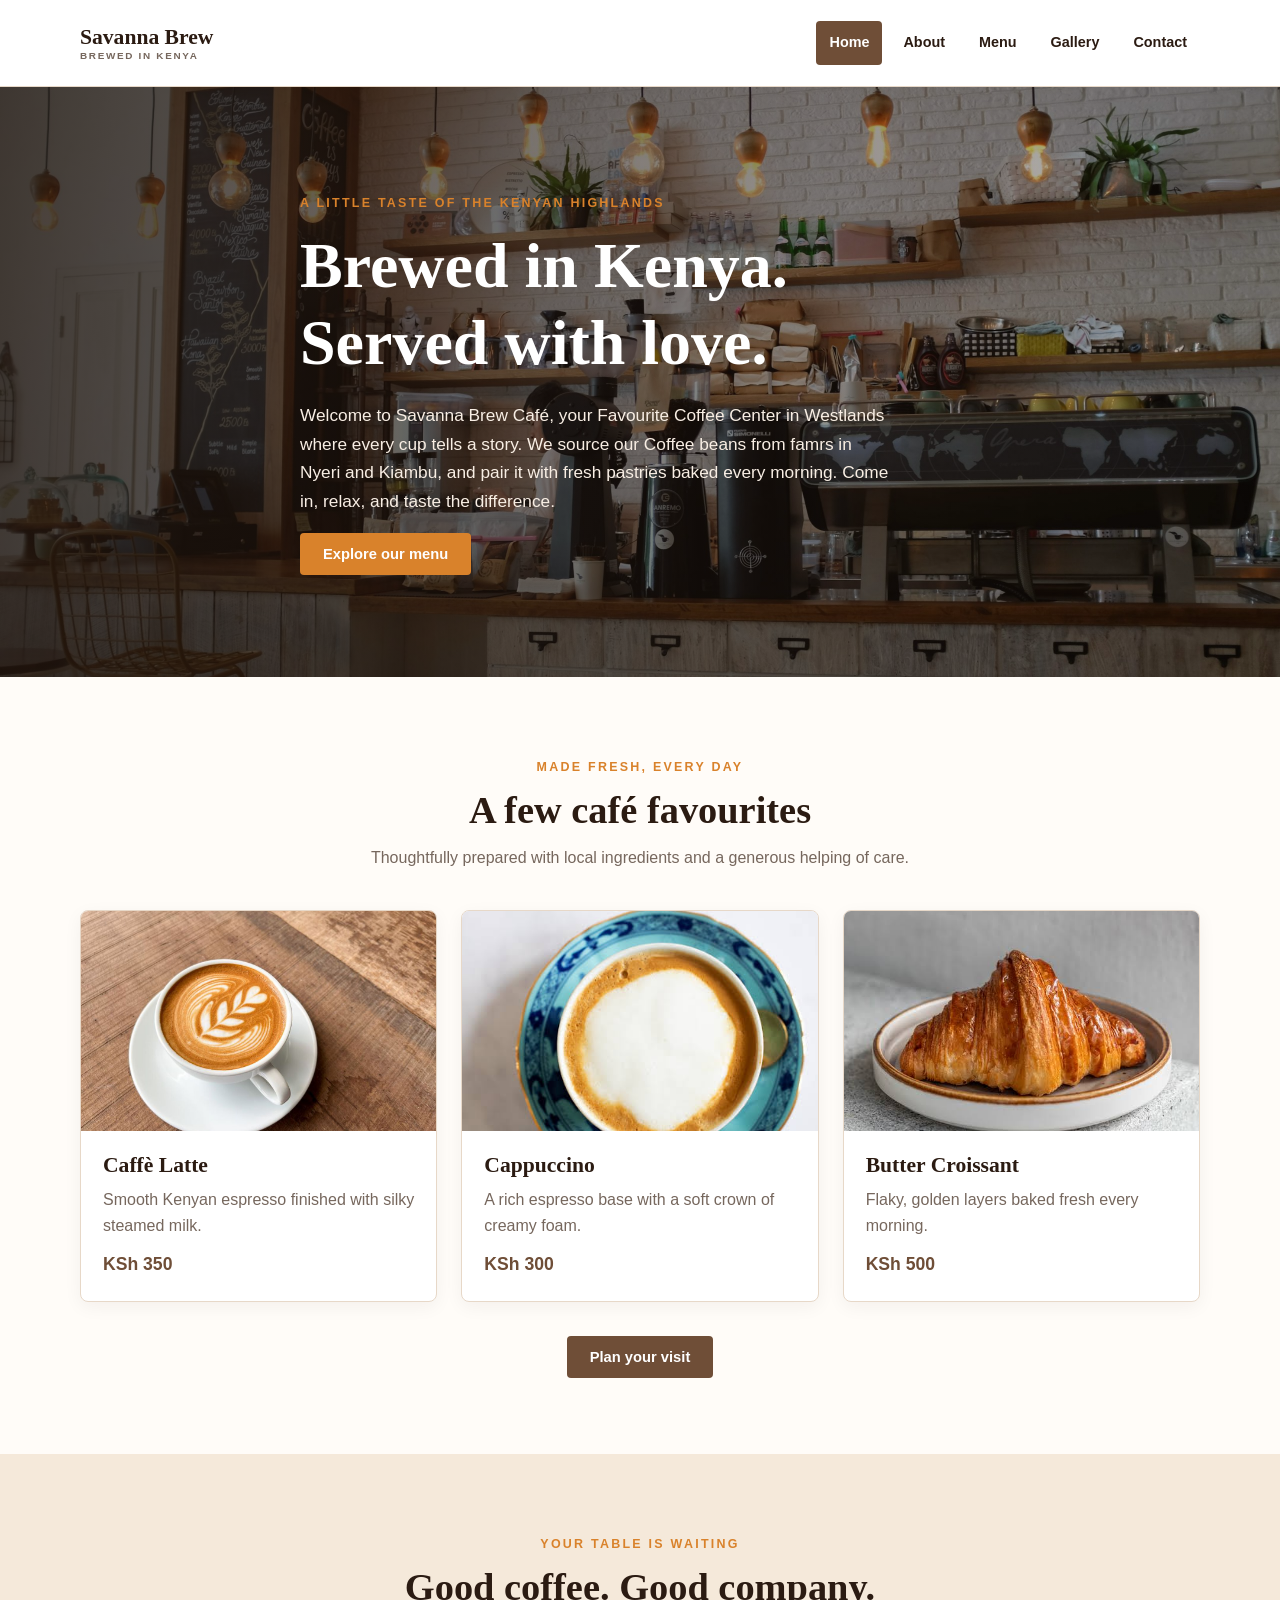
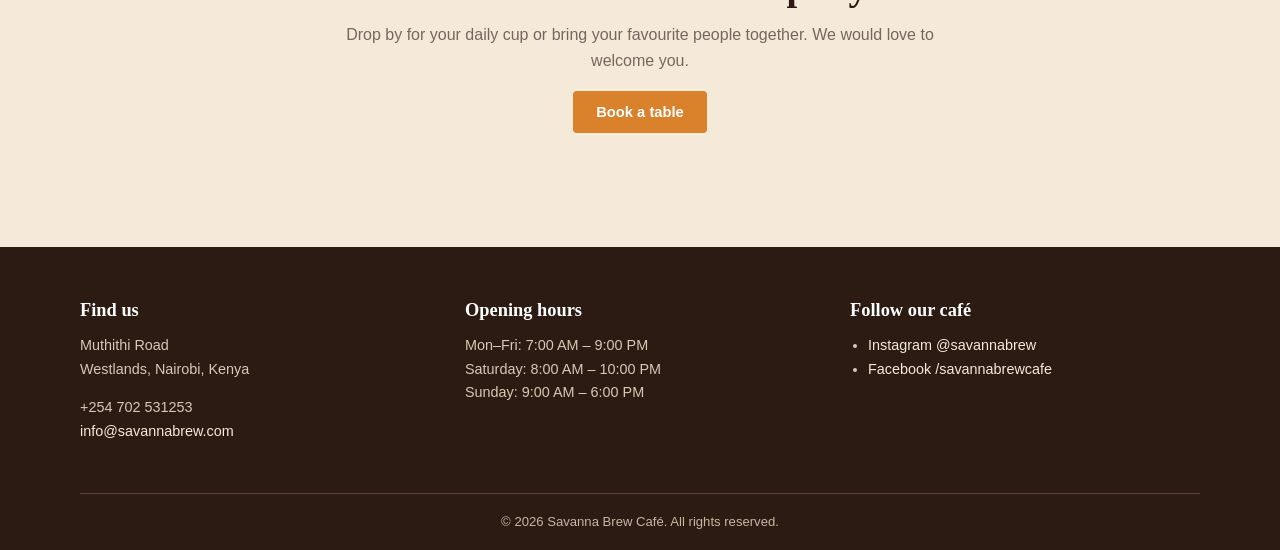
<file: index.html>
<!doctype html>
<html lang="en">
  <head>
    <meta charset="UTF-8" />
    <meta name="viewport" content="width=device-width, initial-scale=1.0" />
    <title>Home | Savanna Brew Café</title>
    <link rel="preconnect" href="https://fonts.googleapis.com" />
    <link rel="preconnect" href="https://fonts.gstatic.com" crossorigin />
    <link
      rel="stylesheet"
      href="https://cdnjs.cloudflare.com/ajax/libs/font-awesome/6.7.2/css/all.min.css"
    />
    <link
      href="https://fonts.googleapis.com/css2?family=Poppins:wght@400;500;600;700&display=swap"
      rel="stylesheet"
    />
    <link rel="stylesheet" href="css/style.css" />
  </head>
  <body>
    <!-- Header -->

    <header class="site-header">
      <div class="container header-inner">
        <a class="brand" href="index.html" aria-label="Savanna Brew Cafe home">
          <span>Savanna Brew<small>Brewed in Kenya</small></span>
        </a>
        <nav class="main-nav" aria-label="Main navigation">
          <a href="index.html" aria-current="page">Home</a>
          <a href="about.html">About</a>
          <a href="menu.html">Menu</a>
          <a href="gallery.html">Gallery</a>
          <a href="contact.html">Contact</a>
        </nav>
      </div>
    </header>

    <!-- End of the header section  -->
    <main>
      <section class="hero">
        <div class="container hero-content">
          <span class="eyebrow">A little taste of the Kenyan highlands</span>
          <h1>Brewed in Kenya.<br />Served with love.</h1>
          <p>
            Welcome to Savanna Brew Café, your Favourite Coffee Center in
            Westlands where every cup tells a story. We source our Coffee beans
            from famrs in Nyeri and Kiambu, and pair it with fresh pastries
            baked every morning. Come in, relax, and taste the difference.
          </p>
          <a class="button" href="menu.html">Explore our menu</a>
        </div>
      </section>
      <section class="section">
        <div class="container">
          <div class="section-heading">
            <span class="eyebrow">Made fresh, every day</span>
            <h2>A few café favourites</h2>
            <p>
              Thoughtfully prepared with local ingredients and a generous
              helping of care.
            </p>
          </div>
          <div class="feature-grid">
            <article class="feature-card">
              <img
                src="images/coffee-latte.jpg"
                alt="A freshly prepared café latte"
              />
              <div class="feature-copy">
                <h3>Caffè Latte</h3>
                <p>Smooth Kenyan espresso finished with silky steamed milk.</p>
                <span class="feature-price">KSh 350</span>
              </div>
            </article>
            <article class="feature-card">
              <img
                src="images/cappu.jpg"
                alt="A cappuccino topped with milk foam"
              />
              <div class="feature-copy">
                <h3>Cappuccino</h3>
                <p>A rich espresso base with a soft crown of creamy foam.</p>
                <span class="feature-price">KSh 300</span>
              </div>
            </article>
            <article class="feature-card">
              <img
                src="images/buttercr.jpg"
                alt="Golden freshly baked butter croissant"
              />
              <div class="feature-copy">
                <h3>Butter Croissant</h3>
                <p>Flaky, golden layers baked fresh every morning.</p>
                <span class="feature-price">KSh 500</span>
              </div>
            </article>
          </div>
          <div class="center-action">
            <a class="button secondary" href="contact.html">Plan your visit</a>
          </div>
        </div>
      </section>
      <section class="section cream">
        <div class="container section-heading">
          <span class="eyebrow">Your table is waiting</span>
          <h2>Good coffee. Good company.</h2>
          <p>
            Drop by for your daily cup or bring your favourite people together.
            We would love to welcome you.
          </p>
          <a class="button" href="contact.html">Book a table</a>
        </div>
      </section>
    </main>
    <footer class="site-footer">
      <div class="container">
        <div class="footer-grid">
          <section>
            <h3>Find us</h3>
            <p>Muthithi Road<br />Westlands, Nairobi, Kenya</p>
            <p>
              +254 702 531253<br /><a href="mailto:info@savannabrew.com"
                >info@savannabrew.com</a
              >
            </p>
          </section>
          <section>
            <h3>Opening hours</h3>
            <p>
              Mon–Fri: 7:00 AM – 9:00 PM<br />Saturday: 8:00 AM – 10:00 PM<br />Sunday:
              9:00 AM – 6:00 PM
            </p>
          </section>
          <section>
            <h3>Follow our café</h3>
            <ul>
              <li>
                <a
                  href="https://www.instagram.com/"
                  target="_blank"
                  rel="noopener noreferrer"
                  >Instagram @savannabrew</a
                >
              </li>
              <li>
                <a
                  href="https://www.facebook.com/"
                  target="_blank"
                  rel="noopener noreferrer"
                  >Facebook /savannabrewcafe</a
                >
              </li>
            </ul>
          </section>
        </div>
        <div class="copyright">
          © 2026 Savanna Brew Café. All rights reserved.
        </div>
      </div>
    </footer>
  </body>
</html>
</file>
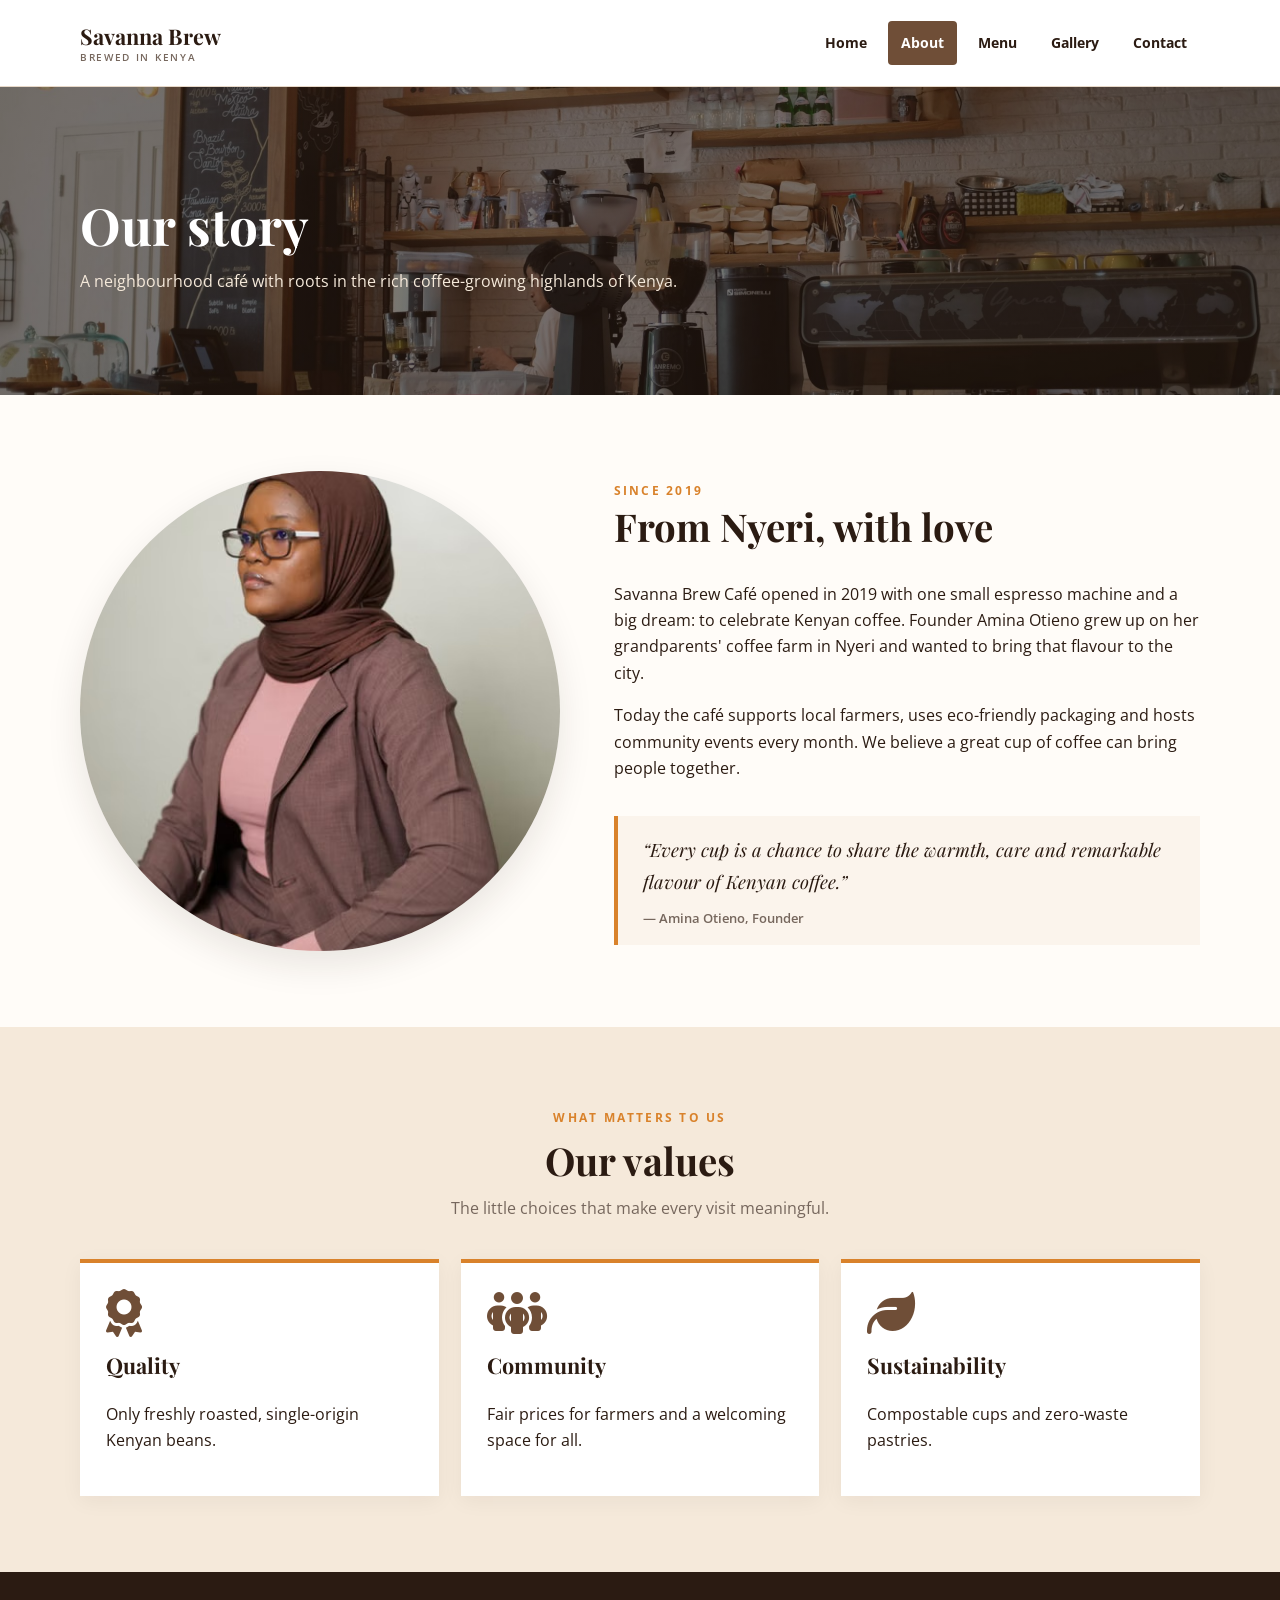
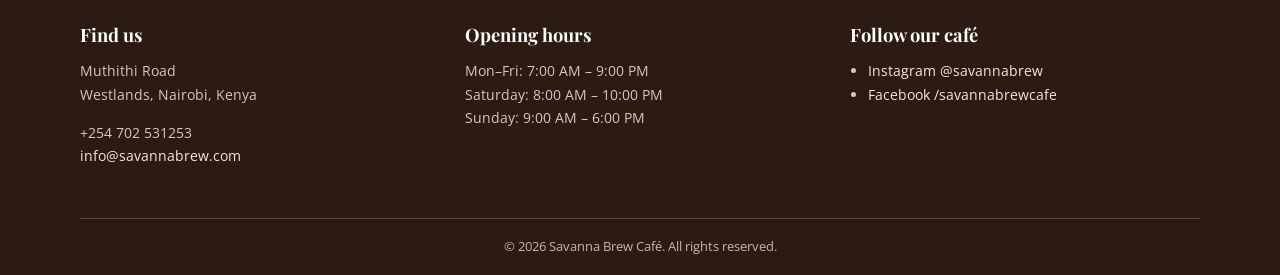
<file: about.html>
<!doctype html>
<html lang="en">
  <head>
    <meta charset="UTF-8" />
    <meta name="viewport" content="width=device-width, initial-scale=1.0" />
    <meta
      name="description"
      content="Savanna Brew Café in Westlands, Nairobi. Kenyan coffee, fresh pastries and warm hospitality."
    />
    <title>About Us | Savanna Brew Café</title>
    <link rel="preconnect" href="https://fonts.googleapis.com" />
    <link rel="preconnect" href="https://fonts.gstatic.com" crossorigin />
    <link
      href="https://fonts.googleapis.com/css2?family=Open+Sans:wght@400;500;600;700&family=Playfair+Display:wght@600;700&display=swap"
      rel="stylesheet"
    />
    <link
      rel="stylesheet"
      href="https://cdnjs.cloudflare.com/ajax/libs/font-awesome/6.7.2/css/all.min.css"
    />
    <link rel="stylesheet" href="css/style.css" />
  </head>
  <body>
    <header class="site-header">
      <div class="container header-inner">
        <a class="brand" href="index.html" aria-label="Savanna Brew Café home">
          <span>Savanna Brew<small>Brewed in Kenya</small></span>
        </a>
        <nav class="main-nav" aria-label="Main navigation">
          <a href="index.html">Home</a>
          <a href="about.html" aria-current="page">About</a>
          <a href="menu.html">Menu</a>
          <a href="gallery.html">Gallery</a>
          <a href="contact.html">Contact</a>
        </nav>
      </div>
    </header>
    <main>
      <section class="page-banner">
        <div class="container">
          <h1>Our story</h1>
          <p>
            A neighbourhood café with roots in the rich coffee-growing highlands
            of Kenya.
          </p>
        </div>
      </section>
      <section class="section">
        <div class="container story-grid">
          <img
            class="owner-photo"
            src="images/amina.avif"
            alt="Illustration portrait of café founder Amina Otieno"
          />
          <div class="story-copy">
            <span class="eyebrow">Since 2019</span>
            <h2>From Nyeri, with love</h2>
            <p>
              Savanna Brew Café opened in 2019 with one small espresso machine
              and a big dream: to celebrate Kenyan coffee. Founder Amina Otieno
              grew up on her grandparents' coffee farm in Nyeri and wanted to
              bring that flavour to the city.
            </p>
            <p>
              Today the café supports local farmers, uses eco-friendly packaging
              and hosts community events every month. We believe a great cup of
              coffee can bring people together.
            </p>
            <blockquote>
              “Every cup is a chance to share the warmth, care and remarkable
              flavour of Kenyan coffee.”<cite>— Amina Otieno, Founder</cite>
            </blockquote>
          </div>
        </div>
      </section>
      <section class="section cream">
        <div class="container">
          <div class="section-heading">
            <span class="eyebrow">What matters to us</span>
            <h2>Our values</h2>
            <p>The little choices that make every visit meaningful.</p>
          </div>
          <div class="values-grid">
            <article class="value-card">
              <i class="fa-solid fa-award" aria-hidden="true"></i>
              <h3>Quality</h3>
              <p>Only freshly roasted, single-origin Kenyan beans.</p>
            </article>

            <article class="value-card">
              <i class="fa-solid fa-people-group" aria-hidden="true"></i>
              <h3>Community</h3>
              <p>Fair prices for farmers and a welcoming space for all.</p>
            </article>

            <article class="value-card">
              <i class="fa-solid fa-leaf" aria-hidden="true"></i>
              <h3>Sustainability</h3>
              <p>Compostable cups and zero-waste pastries.</p>
            </article>
          </div>
        </div>
      </section>
    </main>
    <footer class="site-footer">
      <div class="container">
        <div class="footer-grid">
          <section>
            <h3>Find us</h3>
            <p>Muthithi Road<br />Westlands, Nairobi, Kenya</p>
            <p>
              +254 702 531253<br /><a href="mailto:hello@savannabrew.example"
                >info@savannabrew.com</a
              >
            </p>
          </section>
          <section>
            <h3>Opening hours</h3>
            <p>
              Mon–Fri: 7:00 AM – 9:00 PM<br />Saturday: 8:00 AM – 10:00 PM<br />Sunday:
              9:00 AM – 6:00 PM
            </p>
          </section>
          <section>
            <h3>Follow our café</h3>
            <ul>
              <li>
                <a
                  href="https://www.instagram.com/"
                  target="_blank"
                  rel="noopener noreferrer"
                  >Instagram @savannabrew</a
                >
              </li>
              <li>
                <a
                  href="https://www.facebook.com/"
                  target="_blank"
                  rel="noopener noreferrer"
                  >Facebook /savannabrewcafe</a
                >
              </li>
            </ul>
          </section>
        </div>
        <div class="copyright">
          © 2026 Savanna Brew Café. All rights reserved.
        </div>
      </div>
    </footer>
  </body>
</html>
</file>
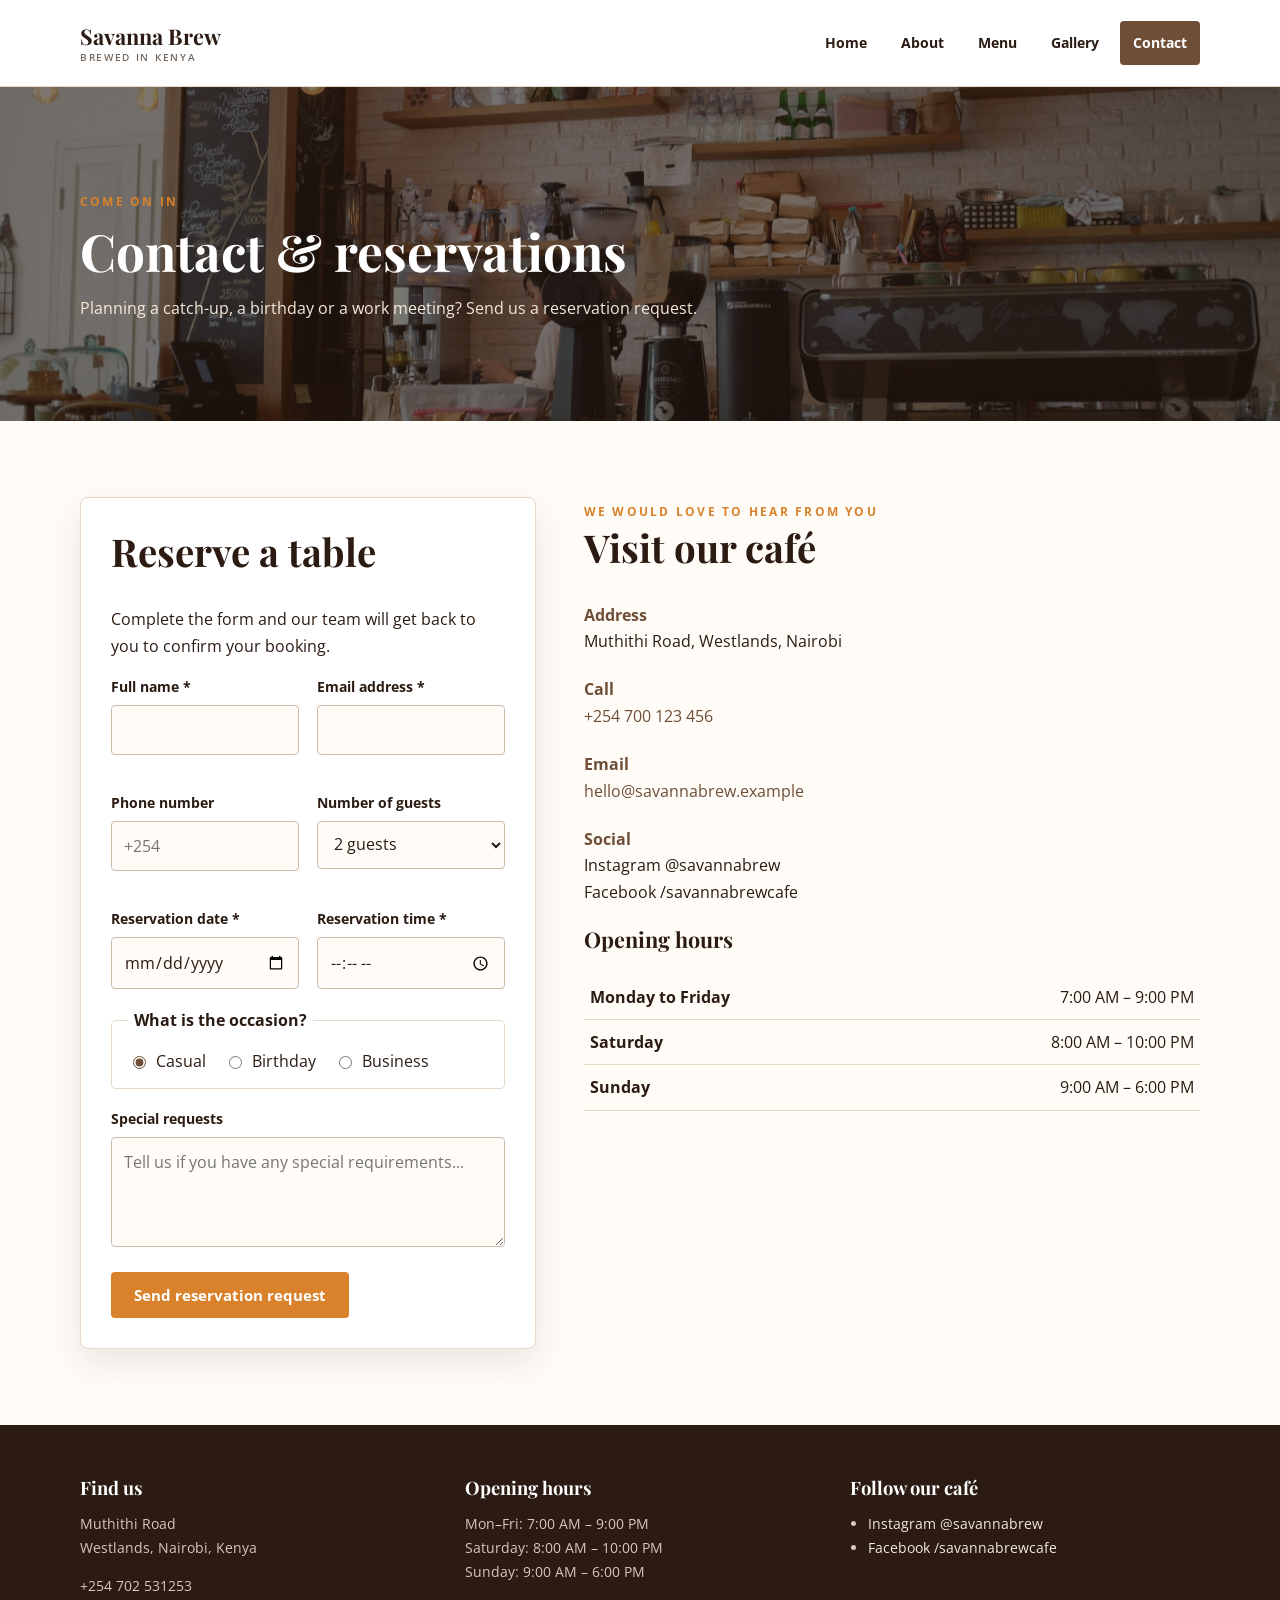
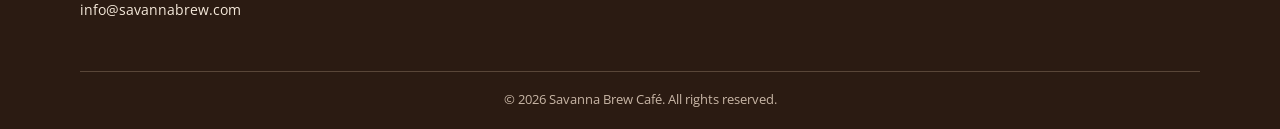
<file: contact.html>
<!doctype html>
<html lang="en">
  <head>
    <meta charset="UTF-8" />
    <meta name="viewport" content="width=device-width, initial-scale=1.0" />
    <meta
      name="description"
      content="Savanna Brew Café in Westlands, Nairobi. Kenyan coffee, fresh pastries and warm hospitality."
    />
    <title>Contact & Reservations | Savanna Brew Café</title>
    <link rel="preconnect" href="https://fonts.googleapis.com" />
    <link rel="preconnect" href="https://fonts.gstatic.com" crossorigin />
    <link
      href="https://fonts.googleapis.com/css2?family=Open+Sans:wght@400;500;600;700&family=Playfair+Display:wght@600;700&display=swap"
      rel="stylesheet"
    />
    <link rel="stylesheet" href="css/style.css" />
  </head>
  <body>
    <header class="site-header">
      <div class="container header-inner">
        <a class="brand" href="index.html" aria-label="Savanna Brew Café home">
          <span>Savanna Brew<small>Brewed in Kenya</small></span>
        </a>
        <nav class="main-nav" aria-label="Main navigation">
          <a href="index.html">Home</a>
          <a href="about.html">About</a>
          <a href="menu.html">Menu</a>
          <a href="gallery.html">Gallery</a>
          <a href="contact.html" aria-current="page">Contact</a>
        </nav>
      </div>
    </header>
    <main>
      <section class="page-banner">
        <div class="container">
          <span class="eyebrow">Come on in</span>
          <h1>Contact & reservations</h1>
          <p>
            Planning a catch-up, a birthday or a work meeting? Send us a
            reservation request.
          </p>
        </div>
      </section>
      <section class="section">
        <div class="container contact-grid">
          <form
            class="reservation-form"
            action="mailto:hello@savannabrew.example"
            method="post"
            enctype="text/plain"
          >
            <h2>Reserve a table</h2>
            <p>
              Complete the form and our team will get back to you to confirm
              your booking.
            </p>
            <div class="form-grid">
              <div class="form-field">
                <label for="name">Full name *</label
                ><input
                  id="name"
                  name="name"
                  type="text"
                  autocomplete="name"
                  required
                />
              </div>
              <div class="form-field">
                <label for="email">Email address *</label
                ><input
                  id="email"
                  name="email"
                  type="email"
                  autocomplete="email"
                  required
                />
              </div>
              <div class="form-field">
                <label for="phone">Phone number</label
                ><input
                  id="phone"
                  name="phone"
                  type="tel"
                  autocomplete="tel"
                  placeholder="+254"
                />
              </div>
              <div class="form-field">
                <label for="guests">Number of guests</label
                ><select id="guests" name="guests">
                  <option value="1">1 guest</option>
                  <option value="2" selected>2 guests</option>
                  <option>3</option>
                  <option>4</option>
                  <option>5</option>
                  <option>6</option>
                  <option>7</option>
                  <option>8</option>
                  <option>9</option>
                  <option>10</option>
                </select>
              </div>
              <div class="form-field">
                <label for="date">Reservation date *</label
                ><input id="date" name="date" type="date" required />
              </div>
              <div class="form-field">
                <label for="time">Reservation time *</label
                ><input id="time" name="time" type="time" required />
              </div>
            </div>
            <fieldset>
              <legend>What is the occasion?</legend>
              <div class="radio-options">
                <label
                  ><input type="radio" name="occasion" value="Casual" checked />
                  Casual</label
                >
                <label
                  ><input type="radio" name="occasion" value="Birthday" />
                  Birthday</label
                >
                <label
                  ><input type="radio" name="occasion" value="Business" />
                  Business</label
                >
              </div>
            </fieldset>
            <div class="form-field">
              <label for="requests">Special requests</label
              ><textarea
                id="requests"
                name="requests"
                placeholder="Tell us if you have any special requirements..."
              ></textarea>
            </div>
            <button class="button" type="submit">
              Send reservation request
            </button>
          </form>
          <aside class="contact-details">
            <span class="eyebrow">We would love to hear from you</span>
            <h2>Visit our café</h2>
            <div class="contact-item">
              <strong>Address</strong>Muthithi Road, Westlands, Nairobi
            </div>
            <div class="contact-item">
              <strong>Call</strong
              ><a href="tel:+254700123456">+254 700 123 456</a>
            </div>
            <div class="contact-item">
              <strong>Email</strong
              ><a href="mailto:hello@savannabrew.example"
                >hello@savannabrew.example</a
              >
            </div>
            <div class="contact-item">
              <strong>Social</strong>Instagram @savannabrew<br />Facebook
              /savannabrewcafe
            </div>
            <h3>Opening hours</h3>
            <table class="hours-table">
              <tbody>
                <tr>
                  <th scope="row">Monday to Friday</th>
                  <td>7:00 AM – 9:00 PM</td>
                </tr>
                <tr>
                  <th scope="row">Saturday</th>
                  <td>8:00 AM – 10:00 PM</td>
                </tr>
                <tr>
                  <th scope="row">Sunday</th>
                  <td>9:00 AM – 6:00 PM</td>
                </tr>
              </tbody>
            </table>
          </aside>
        </div>
      </section>
    </main>
    <footer class="site-footer">
      <div class="container">
        <div class="footer-grid">
          <section>
            <h3>Find us</h3>
            <p>Muthithi Road<br />Westlands, Nairobi, Kenya</p>
            <p>
              +254 702 531253<br /><a href="mailto:info@savannabrew.com"
                >info@savannabrew.com</a
              >
            </p>
          </section>
          <section>
            <h3>Opening hours</h3>
            <p>
              Mon–Fri: 7:00 AM – 9:00 PM<br />Saturday: 8:00 AM – 10:00 PM<br />Sunday:
              9:00 AM – 6:00 PM
            </p>
          </section>
          <section>
            <h3>Follow our café</h3>
            <ul>
              <li>
                <a
                  href="https://www.instagram.com/"
                  target="_blank"
                  rel="noopener noreferrer"
                  >Instagram @savannabrew</a
                >
              </li>
              <li>
                <a
                  href="https://www.facebook.com/"
                  target="_blank"
                  rel="noopener noreferrer"
                  >Facebook /savannabrewcafe</a
                >
              </li>
            </ul>
          </section>
        </div>
        <div class="copyright">
          © 2026 Savanna Brew Café. All rights reserved.
        </div>
      </div>
    </footer>
  </body>
</html>
</file>
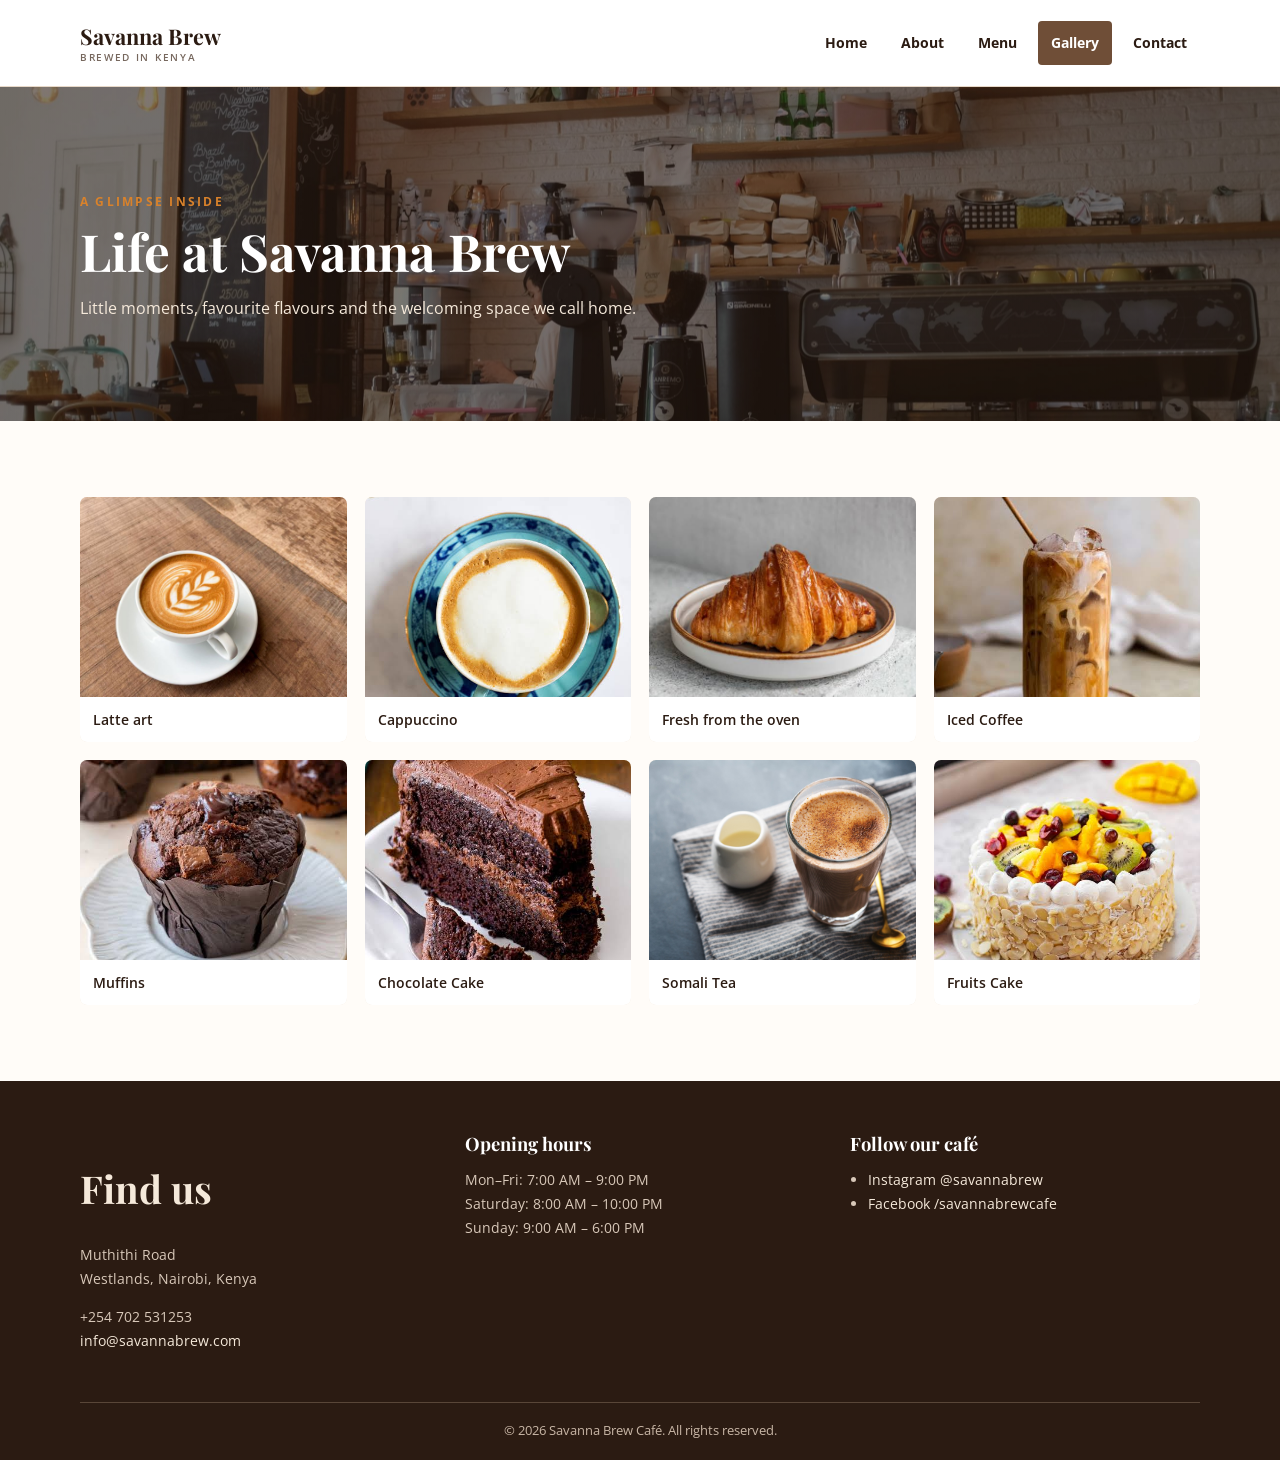
<file: gallery.html>
<!doctype html>
<html lang="en">
  <head>
    <meta charset="UTF-8" />
    <meta name="viewport" content="width=device-width, initial-scale=1.0" />
    <meta
      name="description"
      content="Savanna Brew Café in Westlands, Nairobi. Kenyan coffee, fresh pastries and warm hospitality."
    />
    <title>Gallery | Savanna Brew Café</title>
    <link rel="preconnect" href="https://fonts.googleapis.com" />
    <link rel="preconnect" href="https://fonts.gstatic.com" crossorigin />
    <link
      href="https://fonts.googleapis.com/css2?family=Open+Sans:wght@400;500;600;700&family=Playfair+Display:wght@600;700&display=swap"
      rel="stylesheet"
    />
    <link rel="stylesheet" href="css/style.css" />
  </head>
  <body>
    <header class="site-header">
      <div class="container header-inner">
        <a class="brand" href="index.html" aria-label="Savanna Brew Café home">
          <span>Savanna Brew<small>Brewed in Kenya</small></span>
        </a>
        <nav class="main-nav" aria-label="Main navigation">
          <a href="index.html">Home</a>
          <a href="about.html">About</a>
          <a href="menu.html">Menu</a>
          <a href="gallery.html" aria-current="page">Gallery</a>
          <a href="contact.html">Contact</a>
        </nav>
      </div>
    </header>
    <main>
      <section class="page-banner">
        <div class="container">
          <span class="eyebrow">A glimpse inside</span>
          <h1>Life at Savanna Brew</h1>
          <p>
            Little moments, favourite flavours and the welcoming space we call
            home.
          </p>
        </div>
      </section>
      <div class="section">
        <div class="container">
          <div class="gallery-grid">
            <figure>
              <img
                src="images/coffee-latte.jpg"
                alt="A freshly poured latte with delicate foam"
              />
              <figcaption>Latte art</figcaption>
            </figure>
            <figure>
              <img
                src="images/cappu.jpg"
                alt="A cappuccino served in a ceramic cup"
              />
              <figcaption>Cappuccino</figcaption>
            </figure>
            <figure>
              <img
                src="images/buttercr.jpg"
                alt="Freshly baked croissants on a café tray"
              />
              <figcaption>Fresh from the oven</figcaption>
            </figure>
            <figure>
              <img
                src="images/iced-coffee.jpg"
                alt="A warm and welcoming café interior"
              />
              <figcaption>Iced Coffee</figcaption>
            </figure>
            <figure>
              <img
                src="images/muffins.jpg"
                alt="A cup of Kenyan coffee beside coffee beans"
              />
              <figcaption>Muffins</figcaption>
            </figure>
            <figure>
              <img src="images/cake.jpg" alt="A slice of chocolate brownie" />
              <figcaption>Chocolate Cake</figcaption>
            </figure>
            <figure>
              <img
                src="images/somali.jpg"
                alt="A refreshing iced coffee drink"
              />
              <figcaption>Somali Tea</figcaption>
            </figure>
            <figure>
              <img
                src="images/frui.jpg"
                alt="A coffee brewing setup at the café"
              />
              <figcaption>Fruits Cake</figcaption>
            </figure>
          </div>
        </div>
      </div>
    </main>
    <footer class="site-footer">
      <div class="container">
        <div class="footer-grid">
          <section>
            <h2>Find us</h2>
            <p>Muthithi Road<br />Westlands, Nairobi, Kenya</p>
            <p>
              +254 702 531253<br /><a href="mailto:info@savannabrew.com"
                >info@savannabrew.com</a
              >
            </p>
          </section>
          <section>
            <h3>Opening hours</h3>
            <p>
              Mon–Fri: 7:00 AM – 9:00 PM<br />Saturday: 8:00 AM – 10:00 PM<br />Sunday:
              9:00 AM – 6:00 PM
            </p>
          </section>
          <section>
            <h3>Follow our café</h3>
            <ul>
              <li>
                <a
                  href="https://www.instagram.com/"
                  target="_blank"
                  rel="noopener noreferrer"
                  >Instagram @savannabrew</a
                >
              </li>
              <li>
                <a
                  href="https://www.facebook.com/"
                  target="_blank"
                  rel="noopener noreferrer"
                  >Facebook /savannabrewcafe</a
                >
              </li>
            </ul>
          </section>
        </div>
        <div class="copyright">
          © 2026 Savanna Brew Café. All rights reserved.
        </div>
      </div>
    </footer>
  </body>
</html>
</file>
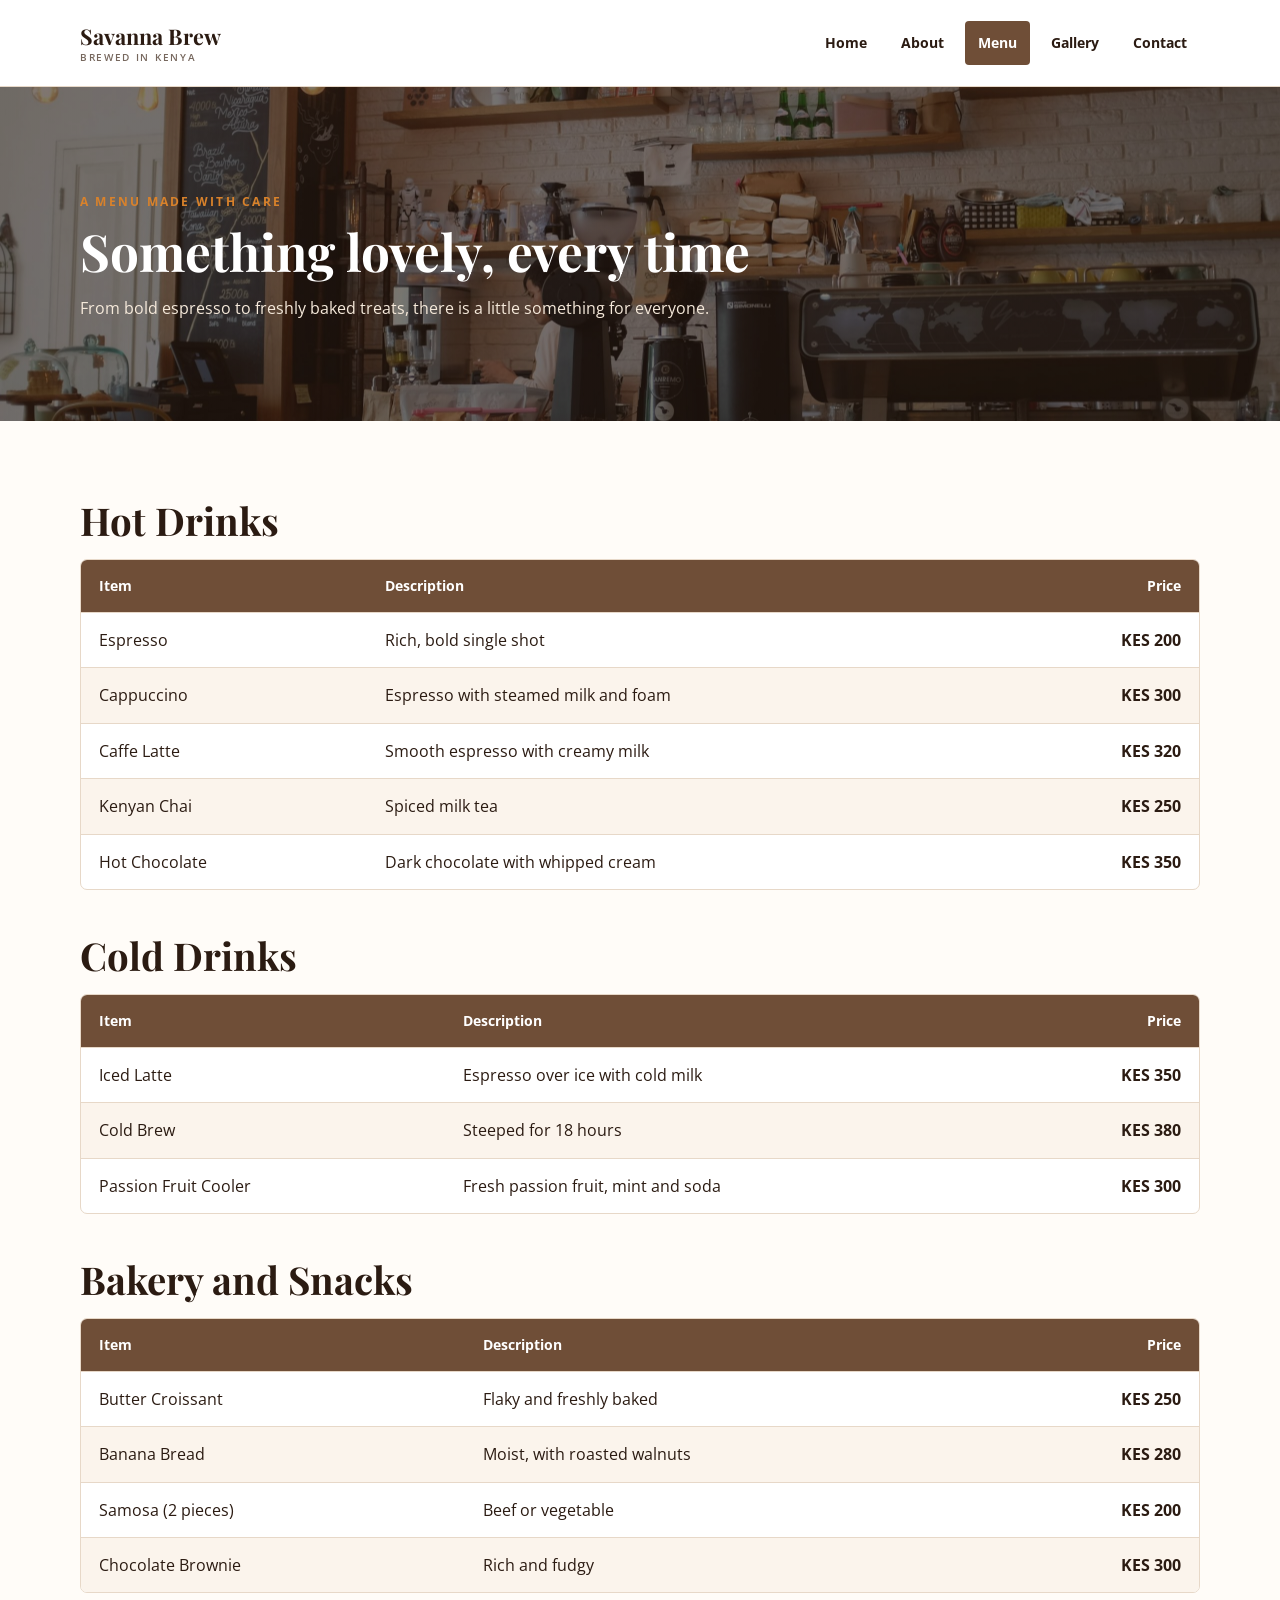
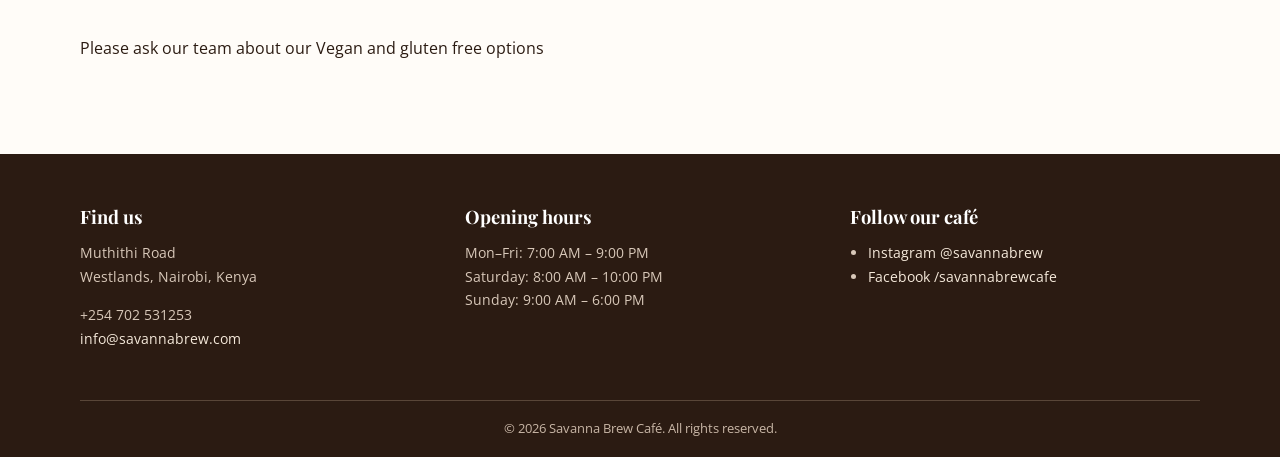
<file: menu.html>
<!doctype html>
<html lang="en">
  <head>
    <meta charset="UTF-8" />
    <meta name="viewport" content="width=device-width, initial-scale=1.0" />
    <meta
      name="description"
      content="Savanna Brew Café in Westlands, Nairobi. Kenyan coffee, fresh pastries and warm hospitality."
    />
    <title>Menu | Savanna Brew Café</title>
    <link rel="preconnect" href="https://fonts.googleapis.com" />
    <link rel="preconnect" href="https://fonts.gstatic.com" crossorigin />
    <link
      href="https://fonts.googleapis.com/css2?family=Open+Sans:wght@400;500;600;700&family=Playfair+Display:wght@600;700&display=swap"
      rel="stylesheet"
    />
    <link rel="stylesheet" href="css/style.css" />
  </head>
  <body>
    <header class="site-header">
      <div class="container header-inner">
        <a class="brand" href="index.html" aria-label="Savanna Brew Café home">
          <span>Savanna Brew<small>Brewed in Kenya</small></span>
        </a>
        <nav class="main-nav" aria-label="Main navigation">
          <a href="index.html">Home</a>
          <a href="about.html">About</a>
          <a href="menu.html" aria-current="page">Menu</a>
          <a href="gallery.html">Gallery</a>
          <a href="contact.html">Contact</a>
        </nav>
      </div>
    </header>
    <main>
      <section class="page-banner">
        <div class="container">
          <span class="eyebrow">A menu made with care</span>
          <h1>Something lovely, every time</h1>
          <p>
            From bold espresso to freshly baked treats, there is a little
            something for everyone.
          </p>
        </div>
      </section>
      <section class="section">
        <div class="container">
          <div class="menu-section">
            <h2>Hot Drinks</h2>
            <div class="table-wrap">
              <table class="menu-table">
                <thead>
                  <tr>
                    <th scope="col">Item</th>
                    <th scope="col">Description</th>
                    <th scope="col" class="price">Price</th>
                  </tr>
                </thead>
                <tbody>
                  <tr>
                    <td>Espresso</td>
                    <td>Rich, bold single shot</td>
                    <td class="price">KES 200</td>
                  </tr>
                  <tr>
                    <td>Cappuccino</td>
                    <td>Espresso with steamed milk and foam</td>
                    <td class="price">KES 300</td>
                  </tr>
                  <tr>
                    <td>Caffe Latte</td>
                    <td>Smooth espresso with creamy milk</td>
                    <td class="price">KES 320</td>
                  </tr>
                  <tr>
                    <td>Kenyan Chai</td>
                    <td>Spiced milk tea</td>
                    <td class="price">KES 250</td>
                  </tr>
                  <tr>
                    <td>Hot Chocolate</td>
                    <td>Dark chocolate with whipped cream</td>
                    <td class="price">KES 350</td>
                  </tr>
                </tbody>
              </table>
            </div>
          </div>
          <section class="menu-section">
            <h2>Cold Drinks</h2>
            <div class="table-wrap">
              <table class="menu-table">
                <thead>
                  <tr>
                    <th scope="col">Item</th>
                    <th scope="col">Description</th>
                    <th scope="col" class="price">Price</th>
                  </tr>
                </thead>
                <tbody>
                  <tr>
                    <td>Iced Latte</td>
                    <td>Espresso over ice with cold milk</td>
                    <td class="price">KES 350</td>
                  </tr>
                  <tr>
                    <td>Cold Brew</td>
                    <td>Steeped for 18 hours</td>
                    <td class="price">KES 380</td>
                  </tr>
                  <tr>
                    <td>Passion Fruit Cooler</td>
                    <td>Fresh passion fruit, mint and soda</td>
                    <td class="price">KES 300</td>
                  </tr>
                </tbody>
              </table>
            </div>
          </section>
          <section class="menu-section">
            <h2>Bakery and Snacks</h2>
            <div class="table-wrap">
              <table class="menu-table">
                <thead>
                  <tr>
                    <th scope="col">Item</th>
                    <th scope="col">Description</th>
                    <th scope="col" class="price">Price</th>
                  </tr>
                </thead>
                <tbody>
                  <tr>
                    <td>Butter Croissant</td>
                    <td>Flaky and freshly baked</td>
                    <td class="price">KES 250</td>
                  </tr>
                  <tr>
                    <td>Banana Bread</td>
                    <td>Moist, with roasted walnuts</td>
                    <td class="price">KES 280</td>
                  </tr>
                  <tr>
                    <td>Samosa (2 pieces)</td>
                    <td>Beef or vegetable</td>
                    <td class="price">KES 200</td>
                  </tr>
                  <tr>
                    <td>Chocolate Brownie</td>
                    <td>Rich and fudgy</td>
                    <td class="price">KES 300</td>
                  </tr>
                </tbody>
              </table>
            </div>
          </section>
          <p>Please ask our team about our Vegan and gluten free options</p>
        </div>
      </section>
    </main>
    <footer class="site-footer">
      <div class="container">
        <div class="footer-grid">
          <section>
            <h3>Find us</h3>
            <p>Muthithi Road<br />Westlands, Nairobi, Kenya</p>
            <p>
              +254 702 531253<br /><a href="mailto:info@savannabrew.com"
                >info@savannabrew.com</a
              >
            </p>
          </section>
          <section>
            <h3>Opening hours</h3>
            <p>
              Mon–Fri: 7:00 AM – 9:00 PM<br />Saturday: 8:00 AM – 10:00 PM<br />Sunday:
              9:00 AM – 6:00 PM
            </p>
          </section>
          <section>
            <h3>Follow our café</h3>
            <ul>
              <li>
                <a
                  href="https://www.instagram.com/"
                  target="_blank"
                  rel="noopener noreferrer"
                  >Instagram @savannabrew</a
                >
              </li>
              <li>
                <a
                  href="https://www.facebook.com/"
                  target="_blank"
                  rel="noopener noreferrer"
                  >Facebook /savannabrewcafe</a
                >
              </li>
            </ul>
          </section>
        </div>
        <div class="copyright">
          © 2026 Savanna Brew Café. All rights reserved.
        </div>
      </div>
    </footer>
  </body>
</html>
</file>
<file: css/style.css>
:root {
  --coffee: #6f4e37;
  --cream: #f5e9da;
  --orange: #d9822b;
  --ink: #2b1b12;
  --white: #ffffff;
  --muted: #76675d;
  --line: #e7d8c8;
  --shadow: 0 14px 35px rgba(43, 27, 18, 0.1);
}
* {
  box-sizing: border-box;
}
html {
  scroll-behavior: smooth;
}
body {
  margin: 0;
  color: var(--ink);
  background: #fffcf8;
  font:
    16px/1.65 "Open Sans",
    Arial,
    sans-serif;
}
img {
  display: block;
  max-width: 100%;
}
a {
  color: var(--coffee);
  text-decoration: none;
  transition:
    color 0.2s ease,
    background 0.2s ease;
}
a:hover {
  color: var(--orange);
}
a:focus-visible,
button:focus-visible,
input:focus-visible,
select:focus-visible,
textarea:focus-visible {
  outline: 3px solid var(--orange);
  outline-offset: 3px;
}
h1,
h2,
h3 {
  font-family: "Playfair Display", Georgia, serif;
  line-height: 1.2;
}
h1 {
  font-size: clamp(2.4rem, 5vw, 4.5rem);
}
h2 {
  font-size: clamp(2rem, 3vw, 2.8rem);
}
h3 {
  font-size: 1.35rem;
}
p {
  margin-top: 0;
}
.container {
  width: min(1120px, calc(100% - 40px));
  margin-inline: auto;
}
.site-header {
  background: var(--white);
  border-bottom: 1px solid var(--line);
}
.header-inner {
  min-height: 86px;
  display: flex;
  align-items: center;
  justify-content: space-between;
  gap: 28px;
}
.brand {
  display: inline-flex;
  align-items: center;
  gap: 12px;
  color: var(--ink);
  font:
    700 1.35rem "Playfair Display",
    Georgia,
    serif;
}
.brand-mark {
  width: 46px;
  height: 46px;
  display: grid;
  place-items: center;
  border-radius: 50%;
  background: var(--coffee);
  color: var(--cream);
  font-size: 1.4rem;
}
.brand small {
  display: block;
  color: var(--muted);
  font:
    600 0.62rem "Open Sans",
    Arial,
    sans-serif;
  letter-spacing: 0.17em;
  text-transform: uppercase;
}
.main-nav {
  display: flex;
  align-items: center;
  gap: 8px;
}
.main-nav a {
  padding: 10px 13px;
  border-radius: 4px;
  color: var(--ink);
  font-weight: 700;
  font-size: 0.9rem;
}
.main-nav a:hover,
.main-nav a[aria-current="page"] {
  color: var(--white);
  background: var(--coffee);
}
.hero {
  min-height: 590px;
  display: flex;
  align-items: center;
  color: var(--white);
  background:
    linear-gradient(90deg, rgba(31, 20, 13, 0.82), rgba(31, 20, 13, 0.28)),
    url("../images/shop.jpg") center/cover no-repeat;
}
.hero-content {
  max-width: 680px;
  padding-block: 90px;
}
.eyebrow {
  color: var(--orange);
  text-transform: uppercase;
  letter-spacing: 0.18em;
  font-size: 0.78rem;
  font-weight: 700;
}
.hero h1 {
  margin: 12px 0 20px;
}
.hero p {
  max-width: 590px;
  font-size: 1.08rem;
  color: #f8eee4;
}
.button {
  display: inline-block;
  border: 0;
  border-radius: 4px;
  padding: 13px 23px;
  background: var(--orange);
  color: var(--white);
  font:
    700 0.92rem "Open Sans",
    Arial,
    sans-serif;
  cursor: pointer;
  transition:
    transform 0.2s ease,
    background 0.2s ease,
    box-shadow 0.2s ease;
}
.button:hover {
  color: var(--white);
  background: #b9681d;
  transform: translateY(-3px);
  box-shadow: 0 8px 18px rgba(0, 0, 0, 0.16);
}
.button.secondary {
  background: var(--coffee);
}
.section {
  padding: 76px 0;
}
.section.cream {
  background: var(--cream);
}
.section-heading {
  max-width: 650px;
  margin: 0 auto 38px;
  text-align: center;
}
.section-heading h2 {
  margin: 8px 0 12px;
}
.section-heading p {
  color: var(--muted);
}
.feature-grid {
  display: flex;
  gap: 24px;
}
.feature-card {
  flex: 1;
  overflow: hidden;
  background: var(--white);
  border: 1px solid var(--line);
  border-radius: 8px;
  box-shadow: 0 5px 18px rgba(43, 27, 18, 0.05);
  transition:
    transform 0.25s ease,
    box-shadow 0.25s ease;
}
.feature-card:hover {
  transform: translateY(-7px);
  box-shadow: var(--shadow);
}
.feature-card img {
  width: 100%;
  height: 220px;
  object-fit: cover;
}
.feature-copy {
  padding: 22px;
}
.feature-copy h3 {
  margin: 0 0 8px;
}
.feature-copy p {
  margin: 0;
  color: var(--muted);
}

.feature-price {
  display: inline-block;
  margin-top: 10px;
  color: var(--coffee);
  font-size: 1.1rem;
  font-weight: 700;
}
.center-action {
  text-align: center;
  margin-top: 34px;
}
.page-banner {
  padding: 100px 0;
  color: var(--white);
  background:
    linear-gradient(rgba(43, 27, 18, 0.6), rgba(43, 27, 18, 0.6)),
    url("../images/shop.jpg") center/cover no-repeat;
}

.page-banner h1 {
  margin: 8px 0 12px;
  font-size: clamp(2.4rem, 4vw, 3.5rem);
}

.page-banner p {
  max-width: 650px;
  margin: 0;
  color: #f5e9da;
}
.story-grid {
  display: grid;
  grid-template-columns: 0.9fr 1.1fr;
  gap: 54px;
  align-items: center;
}
.owner-photo {
  width: 100%;
  aspect-ratio: 1;
  object-fit: cover;
  border-radius: 50%;
  box-shadow: var(--shadow);
}
.story-copy h2 {
  margin-top: 0;
}
.values-grid {
  display: grid;
  grid-template-columns: repeat(3, 1fr);
  gap: 22px;
}
.value-card {
  padding: 26px;
  background: var(--white);
  border-top: 4px solid var(--orange);
  box-shadow: 0 5px 20px rgba(43, 27, 18, 0.05);
}

/* Values icons */
.value-card i {
  display: block;
  font-size: 3rem;
  color: var(--coffee);
  margin-bottom: 16px;
}

.value-card h3 {
  margin-top: 0;
}
blockquote {
  margin: 35px 0 0;
  padding: 18px 25px;
  border-left: 4px solid var(--orange);
  background: #fbf4ec;
  font:
    italic 1.15rem/1.7 "Playfair Display",
    Georgia,
    serif;
}
blockquote cite {
  display: block;
  margin-top: 12px;
  color: var(--muted);
  font:
    600 0.82rem "Open Sans",
    Arial,
    sans-serif;
}
.menu-section {
  margin-bottom: 42px;
}
.menu-section h2 {
  margin: 0 0 16px;
}
.table-wrap {
  overflow-x: auto;
  border: 1px solid var(--line);
  border-radius: 7px;
  background: var(--white);
}
.menu-table {
  width: 100%;
  min-width: 540px;
  border-collapse: collapse;
}
.menu-table th,
.menu-table td {
  padding: 14px 18px;
  text-align: left;
  border-bottom: 1px solid var(--line);
}
.menu-table thead {
  color: var(--white);
  background: var(--coffee);
}
.menu-table th {
  font-size: 0.9rem;
}
.menu-table tbody tr:nth-child(even) {
  background: #fbf4ec;
}
.menu-table tbody tr:hover {
  background: #f4e0c9;
}
.menu-table tr:last-child td {
  border-bottom: 0;
}
.menu-table .price {
  text-align: right;
  white-space: nowrap;
  font-weight: 700;
}
.gallery-grid {
  display: grid;
  grid-template-columns: repeat(4, 1fr);
  gap: 18px;
}
.gallery-grid figure {
  position: relative;
  overflow: hidden;
  margin: 0;
  border-radius: 7px;
  background: var(--cream);
}
.gallery-grid img {
  width: 100%;
  aspect-ratio: 4/3;
  object-fit: cover;
  transition: transform 0.35s ease;
}
.gallery-grid figure:hover img {
  transform: scale(1.07);
}
.gallery-grid figcaption {
  padding: 11px 13px;
  background: var(--white);
  font-size: 0.88rem;
  font-weight: 600;
}
.contact-grid {
  display: grid;
  grid-template-columns: 0.85fr 1.15fr;
  gap: 48px;
  align-items: start;
}
.contact-details h2,
.reservation-form h2 {
  margin-top: 0;
}
.contact-item {
  margin-bottom: 22px;
}
.contact-item strong {
  display: block;
  color: var(--coffee);
}
.hours-table {
  width: 100%;
  border-collapse: collapse;
  margin-top: 15px;
}
.hours-table th,
.hours-table td {
  padding: 9px 6px;
  border-bottom: 1px solid var(--line);
  text-align: left;
}
.hours-table td:last-child {
  text-align: right;
  white-space: nowrap;
}
.reservation-form {
  padding: 30px;
  background: var(--white);
  border: 1px solid var(--line);
  border-radius: 8px;
  box-shadow: var(--shadow);
}
.form-grid {
  display: grid;
  grid-template-columns: 1fr 1fr;
  gap: 18px;
}
.form-field {
  margin-bottom: 18px;
}
.form-field label {
  display: block;
  margin-bottom: 6px;
  font-size: 0.9rem;
  font-weight: 700;
}
.form-field input,
.form-field select,
.form-field textarea {
  width: 100%;
  min-height: 46px;
  padding: 11px 12px;
  border: 1px solid #cdbbaa;
  border-radius: 4px;
  background: #fffcf8;
  color: var(--ink);
  font: inherit;
}
.form-field textarea {
  min-height: 110px;
  resize: vertical;
}
fieldset {
  margin: 0 0 18px;
  padding: 14px 16px;
  border: 1px solid var(--line);
  border-radius: 5px;
}
legend {
  padding: 0 6px;
  font-weight: 700;
}
.radio-options {
  display: flex;
  flex-wrap: wrap;
  gap: 18px;
}
.radio-options label {
  display: inline-flex;
  align-items: center;
  gap: 7px;
}
.radio-options input {
  accent-color: var(--coffee);
}
.site-footer {
  padding: 52px 0 18px;
  background: #2b1b12;
  color: #f5e9da;
}
.footer-grid {
  display: grid;
  grid-template-columns: repeat(3, 1fr);
  gap: 35px;
}
.site-footer h3 {
  margin: 0 0 13px;
  color: var(--white);
  font-size: 1.15rem;
}
.site-footer p,
.site-footer li {
  color: #d8c8b9;
  font-size: 0.9rem;
}
.site-footer ul {
  margin: 0;
  padding-left: 18px;
}
.site-footer a {
  color: #f5e9da;
}
.site-footer a:hover {
  color: var(--orange);
}
.copyright {
  margin-top: 35px;
  padding-top: 17px;
  border-top: 1px solid #594638;
  text-align: center;
  color: #c8b6a6;
  font-size: 0.82rem;
}
@media (max-width: 900px) {
  .gallery-grid {
    grid-template-columns: repeat(2, 1fr);
  }
}
@media (max-width: 768px) {
  .header-inner {
    padding: 17px 0;
    flex-direction: column;
    align-items: flex-start;
    gap: 12px;
  }
  .main-nav {
    width: 100%;
    flex-direction: column;
    align-items: stretch;
    gap: 3px;
  }
  .main-nav a {
    padding: 9px 11px;
  }
  .hero {
    min-height: 520px;
  }
  .feature-grid {
    flex-direction: column;
  }
  .story-grid,
  .contact-grid {
    grid-template-columns: 1fr;
    gap: 30px;
  }
  .owner-photo {
    max-width: 420px;
    margin: auto;
  }
  .values-grid {
    grid-template-columns: 1fr;
  }
  .gallery-grid {
    grid-template-columns: 1fr;
  }
  .footer-grid {
    grid-template-columns: 1fr;
    gap: 22px;
  }
  .contact-grid .reservation-form {
    order: -1;
  }
}
@media (max-width: 520px) {
  .container {
    width: min(100% - 28px, 1120px);
  }
  .section {
    padding: 56px 0;
  }
  .form-grid {
    grid-template-columns: 1fr;
    gap: 0;
  }
  .reservation-form {
    padding: 21px;
  }
  .radio-options {
    flex-direction: column;
    gap: 8px;
  }
}
</file>
